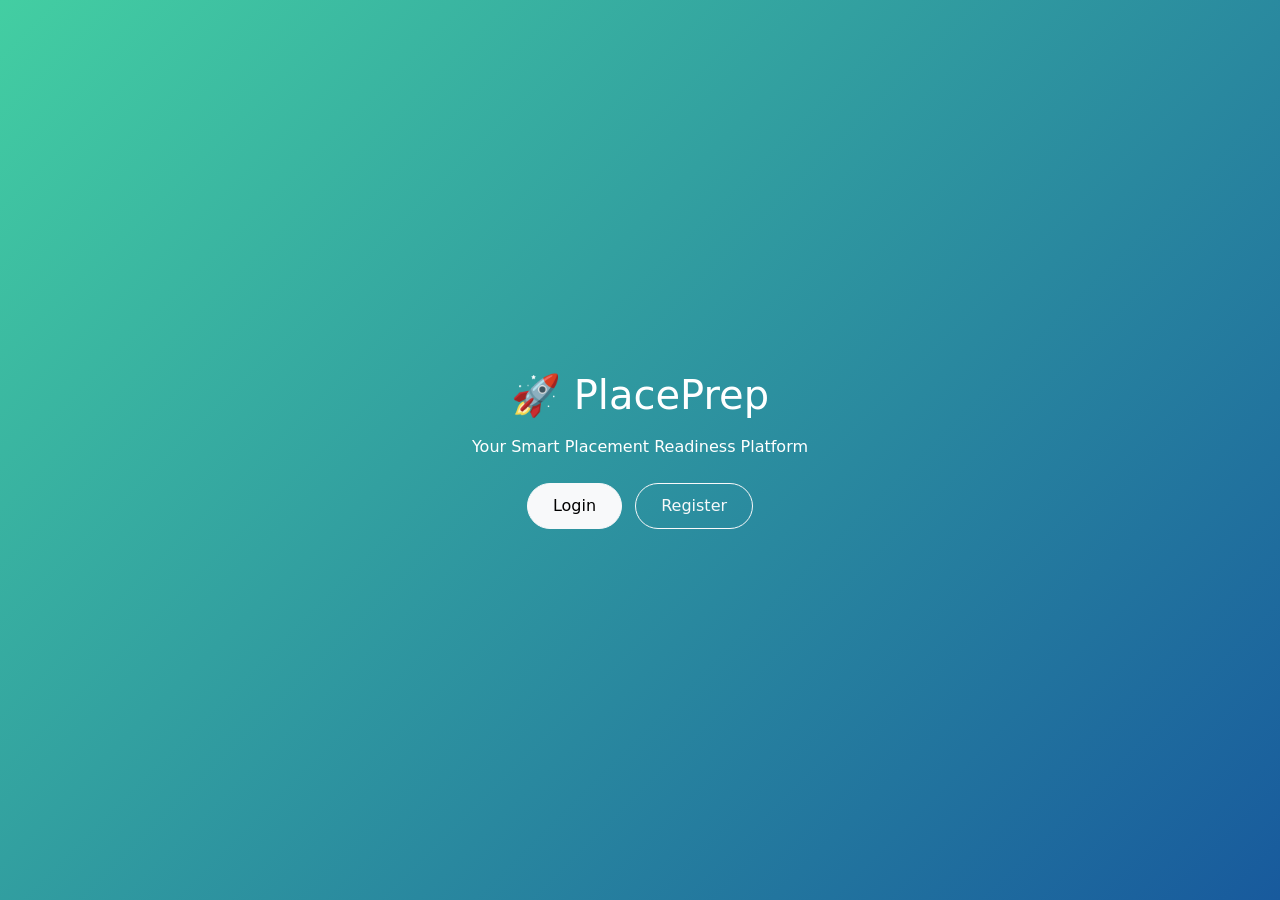
<file: placement-readiness-system/templates/index.html>
<!DOCTYPE html>
<html>

<head>

<title>PlacePrep</title>

<meta name="viewport" content="width=device-width, initial-scale=1.0">

<link href="https://cdn.jsdelivr.net/npm/bootstrap@5.3.2/dist/css/bootstrap.min.css" rel="stylesheet">

<style>
body {
    background: linear-gradient(135deg, #43cea2, #185a9d);
    color: white;
}

.hero {
    height: 100vh;
    display: flex;
    justify-content: center;
    align-items: center;
    text-align: center;
}

.btn-custom {
    border-radius: 30px;
    padding: 10px 25px;
}
</style>

</head>

<body>

<div class="hero">

<div>

<h1>🚀 PlacePrep</h1>

<p class="mt-3">
Your Smart Placement Readiness Platform
</p>

<div class="mt-4">

<a href="/login" class="btn btn-light btn-custom">Login</a>

<a href="/register" class="btn btn-outline-light btn-custom ms-2">Register</a>

</div>

</div>

</div>

</body>
</html>
</file>
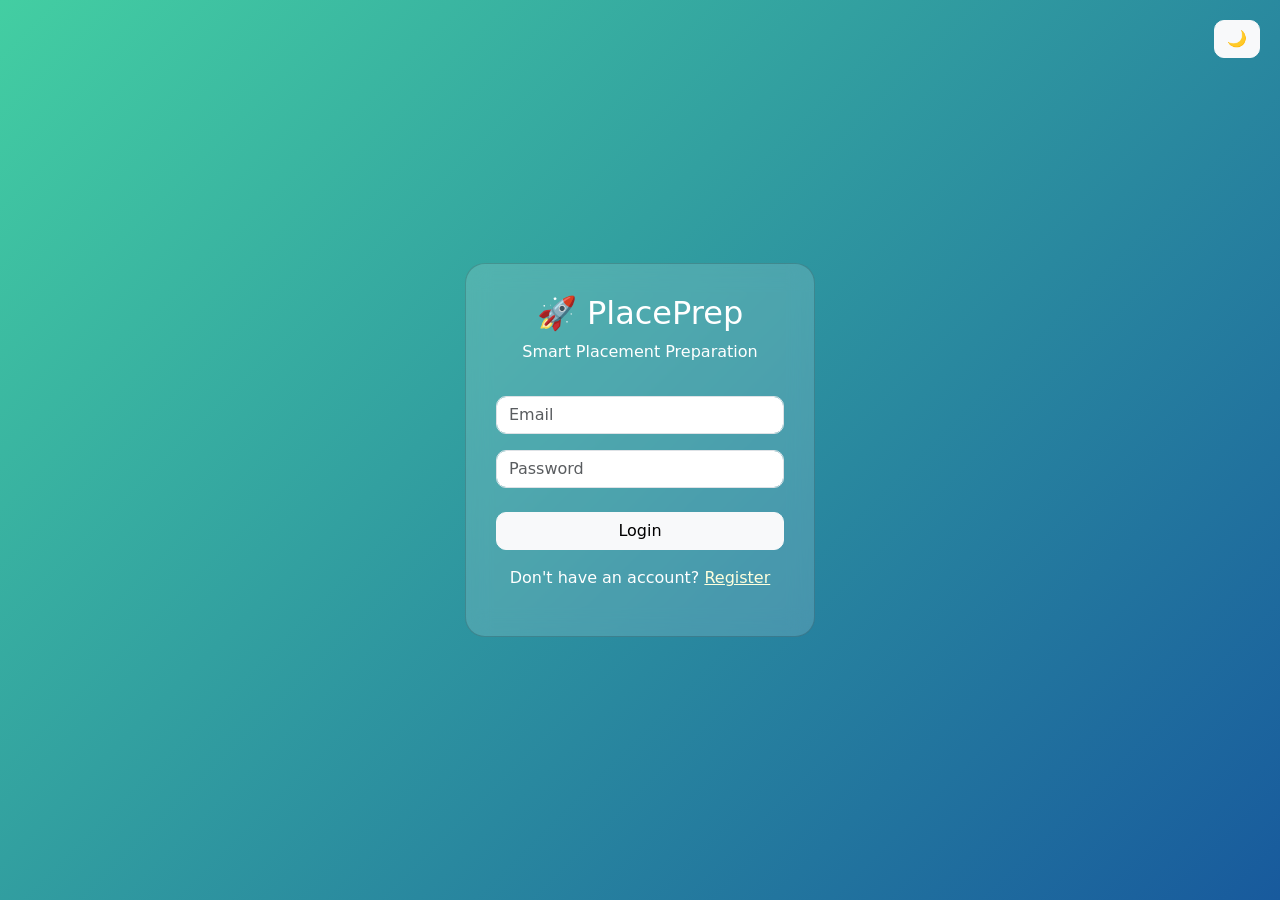
<file: placement-readiness-system/templates/login.html>
<!DOCTYPE html>
<html>

<head>

<title>Login</title>

<meta name="viewport" content="width=device-width, initial-scale=1.0">

<link href="https://cdn.jsdelivr.net/npm/bootstrap@5.3.2/dist/css/bootstrap.min.css" rel="stylesheet">

<style>

body {
    height: 100vh;
    background: linear-gradient(135deg, #43cea2, #185a9d);
    display: flex;
    justify-content: center;
    align-items: center;
    animation: fadeIn 1s ease-in;
}

.card {
    border-radius: 20px;
    backdrop-filter: blur(12px);
    background: rgba(255,255,255,0.15);
    color: white;
    width: 350px;
    padding: 30px;
    animation: slideUp 0.8s ease;
}

input {
    border-radius: 10px !important;
}

.btn {
    border-radius: 10px;
}

@keyframes fadeIn {
    from {opacity: 0;}
    to {opacity: 1;}
}

@keyframes slideUp {
    from {transform: translateY(40px); opacity: 0;}
    to {transform: translateY(0); opacity: 1;}
}

</style>

</head>

<body>

<button onclick="toggleMode()" style="position:absolute; top:20px; right:20px;" class="btn btn-light">
🌙
</button>

<div class="card text-center">

<h2>🚀 PlacePrep</h2>
<p>Smart Placement Preparation</p>

<form method="POST">

<input type="email" name="email" class="form-control mt-3" placeholder="Email" required>

<input type="password" name="password" class="form-control mt-3" placeholder="Password" required>

<button class="btn btn-light w-100 mt-4">Login</button>

</form>

<p class="mt-3">
Don't have an account? <a href="/register" style="color:#ffd;">Register</a>
</p>

</div>

<script>
function toggleMode() {
    document.body.classList.toggle("bg-dark");
    document.body.classList.toggle("text-white");
}
</script>

</body>
</html>
</file>
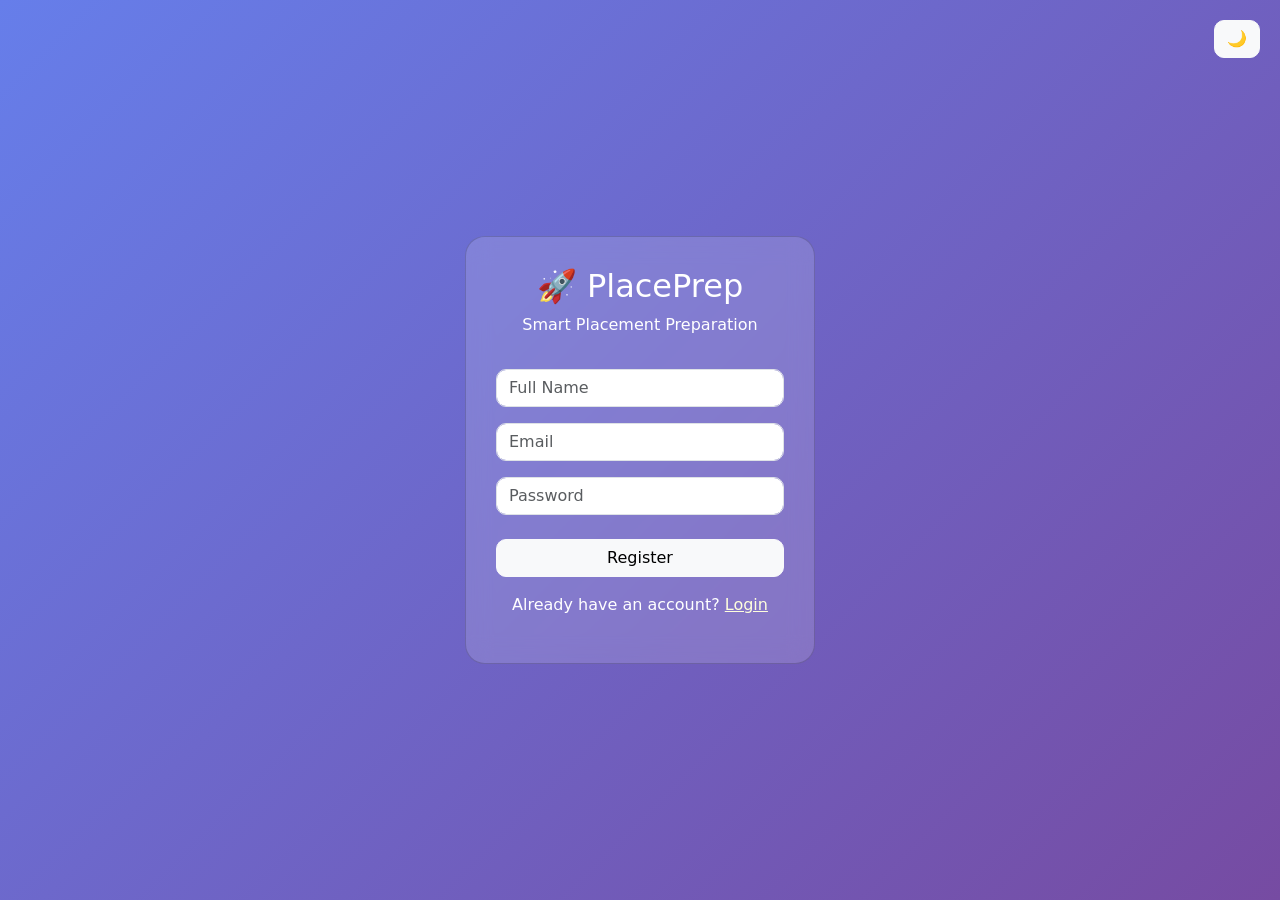
<file: placement-readiness-system/templates/register.html>
<!DOCTYPE html>
<html>

<head>

<title>Register</title>

<meta name="viewport" content="width=device-width, initial-scale=1.0">

<link href="https://cdn.jsdelivr.net/npm/bootstrap@5.3.2/dist/css/bootstrap.min.css" rel="stylesheet">

<style>

body {
    height: 100vh;
    background: linear-gradient(135deg, #667eea, #764ba2);
    display: flex;
    justify-content: center;
    align-items: center;
    animation: fadeIn 1s ease-in;
}

.card {
    border-radius: 20px;
    backdrop-filter: blur(12px);
    background: rgba(255,255,255,0.15);
    color: white;
    width: 350px;
    padding: 30px;
    animation: slideUp 0.8s ease;
}

input {
    border-radius: 10px !important;
}

.btn {
    border-radius: 10px;
}

@keyframes fadeIn {
    from {opacity: 0;}
    to {opacity: 1;}
}

@keyframes slideUp {
    from {transform: translateY(40px); opacity: 0;}
    to {transform: translateY(0); opacity: 1;}
}

</style>

</head>

<body>

<button onclick="toggleMode()" style="position:absolute; top:20px; right:20px;" class="btn btn-light">
🌙
</button>

<div class="card text-center">

<h2>🚀 PlacePrep</h2>
<p>Smart Placement Preparation</p>

<form method="POST">

<input type="text" name="name" class="form-control mt-3" placeholder="Full Name" required>

<input type="email" name="email" class="form-control mt-3" placeholder="Email" required>

<input type="password" name="password" class="form-control mt-3" placeholder="Password" required>

<button class="btn btn-light w-100 mt-4">Register</button>

</form>

<p class="mt-3">
Already have an account? <a href="/login" style="color:#ffd;">Login</a>
</p>

</div>

<script>
function toggleMode() {
    document.body.classList.toggle("bg-dark");
    document.body.classList.toggle("text-white");
}
</script>

</body>
</html>
</file>
